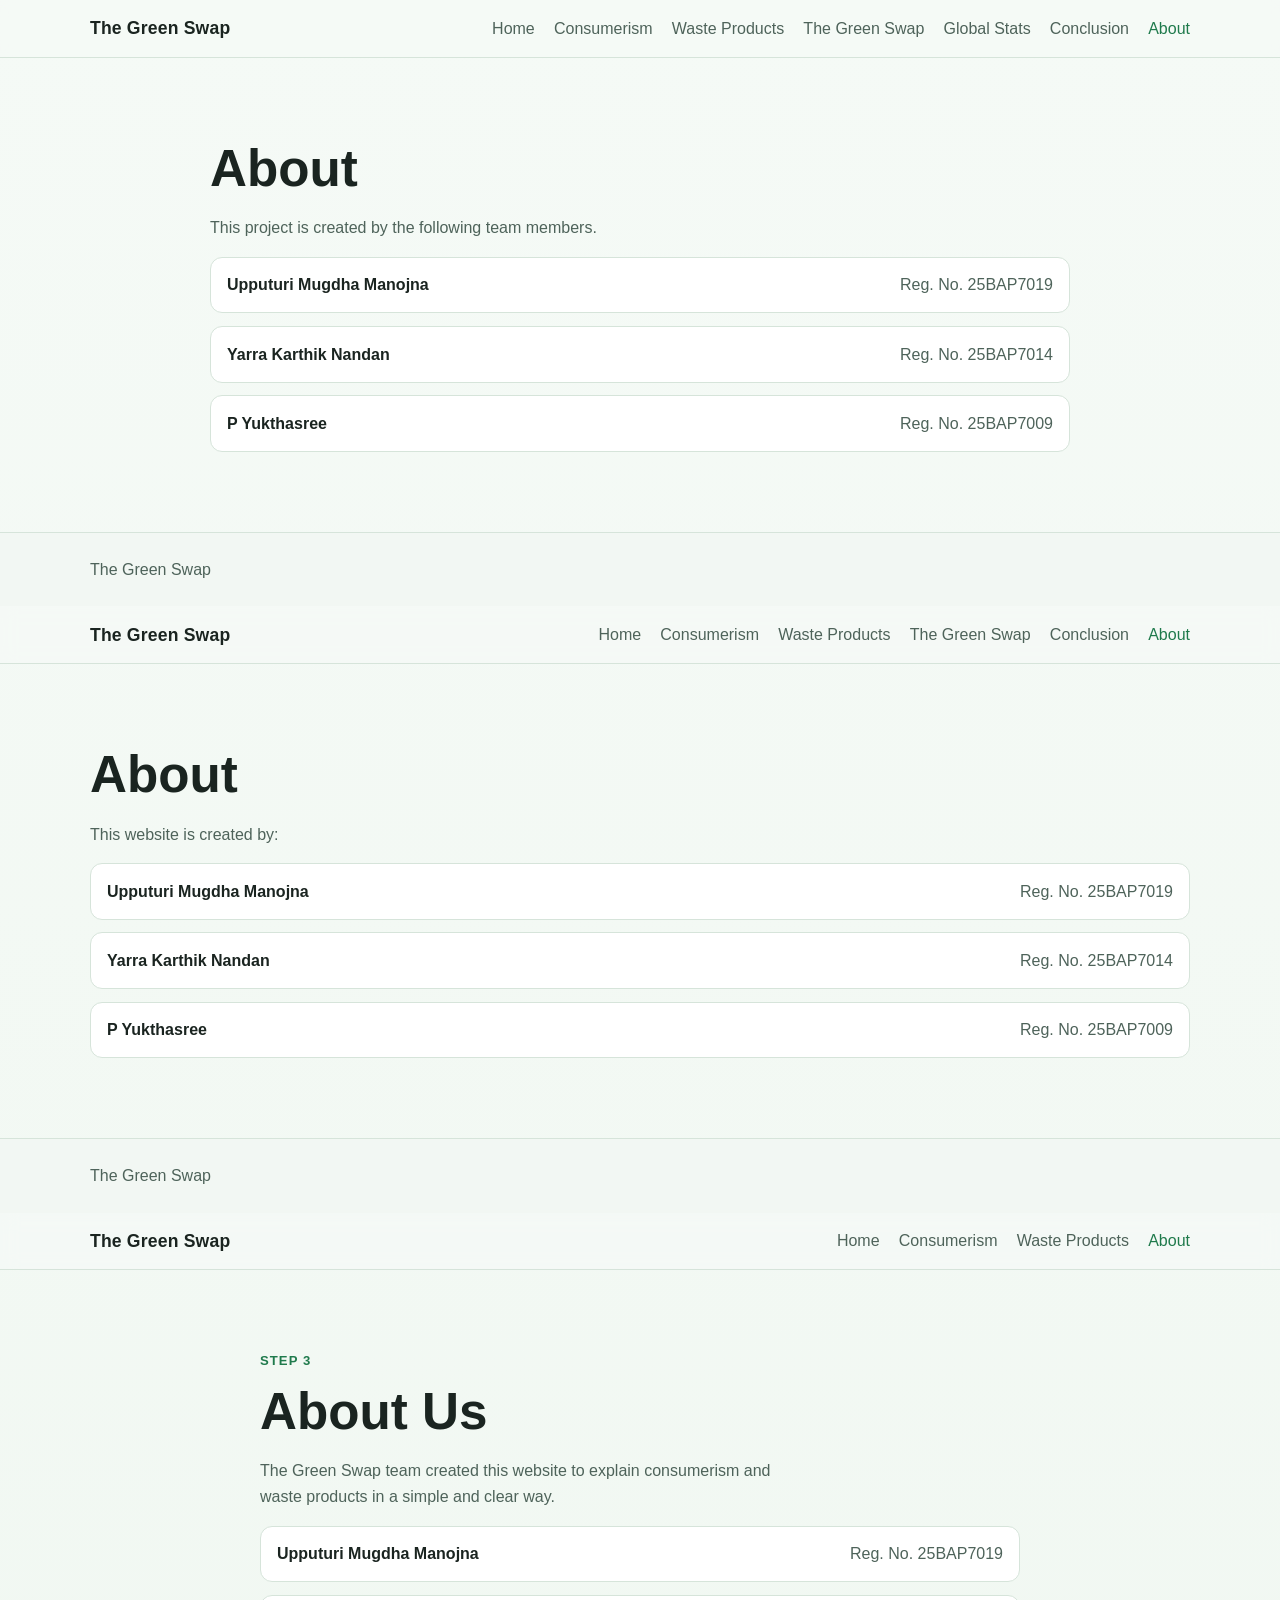
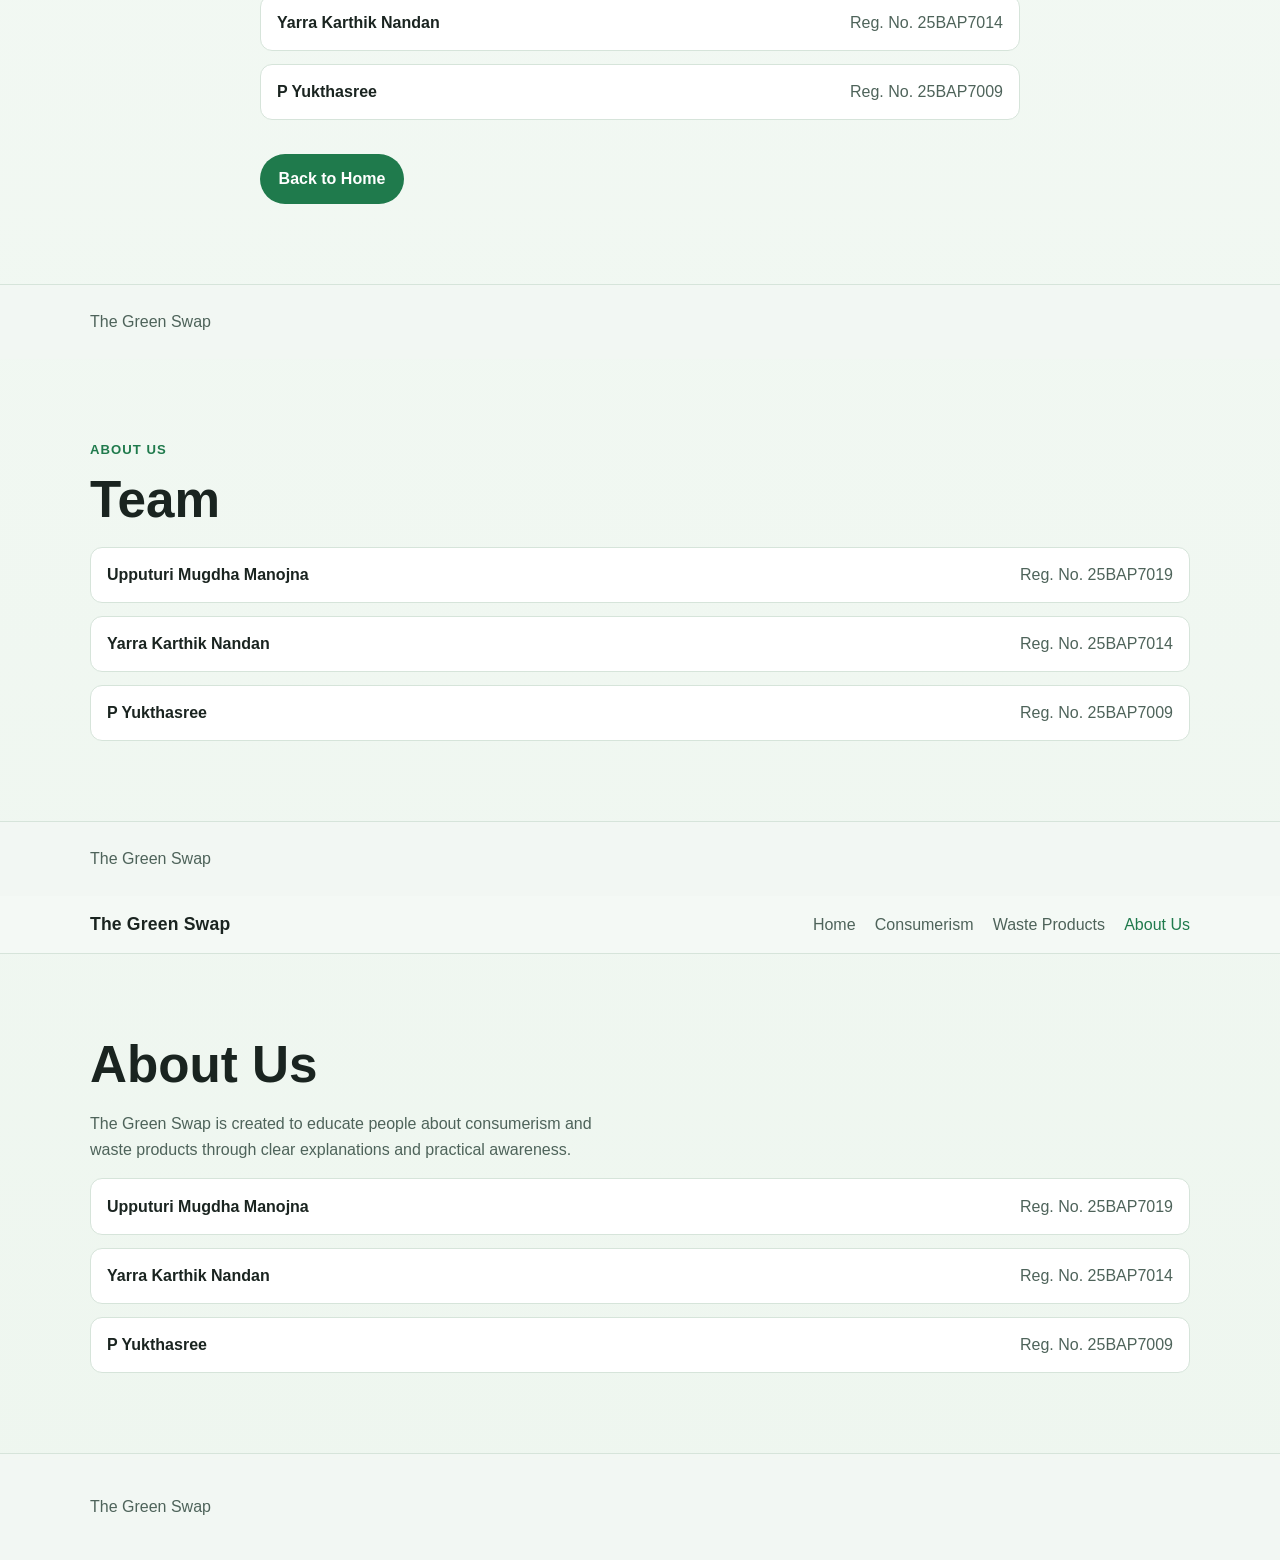
<file: about.html>
<!DOCTYPE html>
<html lang="en">
<head>
  <meta charset="UTF-8" />
  <meta name="viewport" content="width=device-width, initial-scale=1.0" />
  <title>About | The Green Swap</title>
  <link rel="stylesheet" href="styles.css" />
</head>
<body>
<header class="site-header">
  <div class="container nav-wrap">
    <a class="brand" href="index.html">The Green Swap</a>
    <nav class="main-nav" aria-label="Primary">
      <a href="index.html">Home</a>
      <a href="consumerism.html">Consumerism</a>
      <a href="waste-products.html">Waste Products</a>
      <a href="green-swap.html">The Green Swap</a>
      <a href="global-stats.html">Global Stats</a>
      <a href="conclusion.html">Conclusion</a>
      <a href="about.html" aria-current="page">About</a>
    </nav>
  </div>
</header>
<main class="section">
  <div class="container content-wrap">
    <h1>About</h1>
    <p class="lead">This project is created by the following team members.</p>
    <ul class="team-list">
      <li><strong>Upputuri Mugdha Manojna</strong><span>Reg. No. 25BAP7019</span></li>
      <li><strong>Yarra Karthik Nandan</strong><span>Reg. No. 25BAP7014</span></li>
      <li><strong>P Yukthasree</strong><span>Reg. No. 25BAP7009</span></li>
    </ul>
  </div>
</main>
<footer class="site-footer"><div class="container">The Green Swap</div></footer>
</body>
</html>
<!DOCTYPE html><html lang="en"><head><meta charset="UTF-8"/><meta name="viewport" content="width=device-width, initial-scale=1.0"/><title>About</title><link rel="stylesheet" href="styles.css"/></head><body>
<header class="site-header"><div class="container nav-wrap"><a class="brand" href="index.html">The Green Swap</a><nav class="main-nav" aria-label="Primary"><a href="index.html">Home</a><a href="consumerism.html">Consumerism</a><a href="waste-products.html">Waste Products</a><a href="green-swap.html">The Green Swap</a><a href="conclusion.html">Conclusion</a><a href="about.html" aria-current="page">About</a></nav></div></header>
<main class="section"><div class="container"><h1>About</h1><p class="lead">This website is created by:</p><ul class="team-list"><li><strong>Upputuri Mugdha Manojna</strong><span>Reg. No. 25BAP7019</span></li><li><strong>Yarra Karthik Nandan</strong><span>Reg. No. 25BAP7014</span></li><li><strong>P Yukthasree</strong><span>Reg. No. 25BAP7009</span></li></ul></div></main>
<footer class="site-footer"><div class="container">The Green Swap</div></footer></body></html>
<!DOCTYPE html>
<html lang="en">
<head><meta charset="UTF-8" /><meta name="viewport" content="width=device-width, initial-scale=1.0" /><title>About Us</title><link rel="stylesheet" href="styles.css" /></head>
<body>
<header class="site-header"><div class="container nav-wrap"><a class="brand" href="index.html">The Green Swap</a><nav class="main-nav" aria-label="Primary"><a href="index.html">Home</a><a href="consumerism.html">Consumerism</a><a href="waste-products.html">Waste Products</a><a href="about.html" aria-current="page">About</a></nav></div></header>
<main class="section"><div class="container narrow"><p class="kicker">Step 3</p><h1>About Us</h1><p class="lead">The Green Swap team created this website to explain consumerism and waste products in a simple and clear way.</p><ul class="team-list"><li><strong>Upputuri Mugdha Manojna</strong><span>Reg. No. 25BAP7019</span></li><li><strong>Yarra Karthik Nandan</strong><span>Reg. No. 25BAP7014</span></li><li><strong>P Yukthasree</strong><span>Reg. No. 25BAP7009</span></li></ul><div class="next-link"><a class="btn btn-outline" href="index.html">Back to Home</a></div></div></main>
<footer class="site-footer"><div class="container">The Green Swap</div></footer>
</body></html>
<main class="section"><div class="container"><p class="kicker">ABOUT US</p><h1>Team</h1><ul class="team-list"><li><strong>Upputuri Mugdha Manojna</strong><span>Reg. No. 25BAP7019</span></li><li><strong>Yarra Karthik Nandan</strong><span>Reg. No. 25BAP7014</span></li><li><strong>P Yukthasree</strong><span>Reg. No. 25BAP7009</span></li></ul></div></main>
<footer class="site-footer"><div class="container">The Green Swap</div></footer>
</body></html>
<head>
  <meta charset="UTF-8" />
  <meta name="viewport" content="width=device-width, initial-scale=1.0" />
  <title>About Us | The Green Swap</title>
  <link rel="stylesheet" href="styles.css" />
</head>
<body>
  <header class="site-header">
    <div class="container nav-wrap">
      <a class="brand" href="index.html">The Green Swap</a>
      <nav class="main-nav" aria-label="Primary navigation">
        <a href="index.html">Home</a>
        <a href="consumerism.html">Consumerism</a>
        <a href="waste-products.html">Waste Products</a>
        <a href="about.html" aria-current="page">About Us</a>
      </nav>
    </div>
  </header>

  <main class="section">
    <div class="container">
      <h1>About Us</h1>
      <p class="lead">The Green Swap is created to educate people about consumerism and waste products through clear explanations and practical awareness.</p>
      <ul class="team-list">
        <li><strong>Upputuri Mugdha Manojna</strong><span>Reg. No. 25BAP7019</span></li>
        <li><strong>Yarra Karthik Nandan</strong><span>Reg. No. 25BAP7014</span></li>
        <li><strong>P Yukthasree</strong><span>Reg. No. 25BAP7009</span></li>
      </ul>
    </div>
  </main>

  <footer class="site-footer"><div class="container"><p>The Green Swap</p></div></footer>
</body>
</html>
</file>
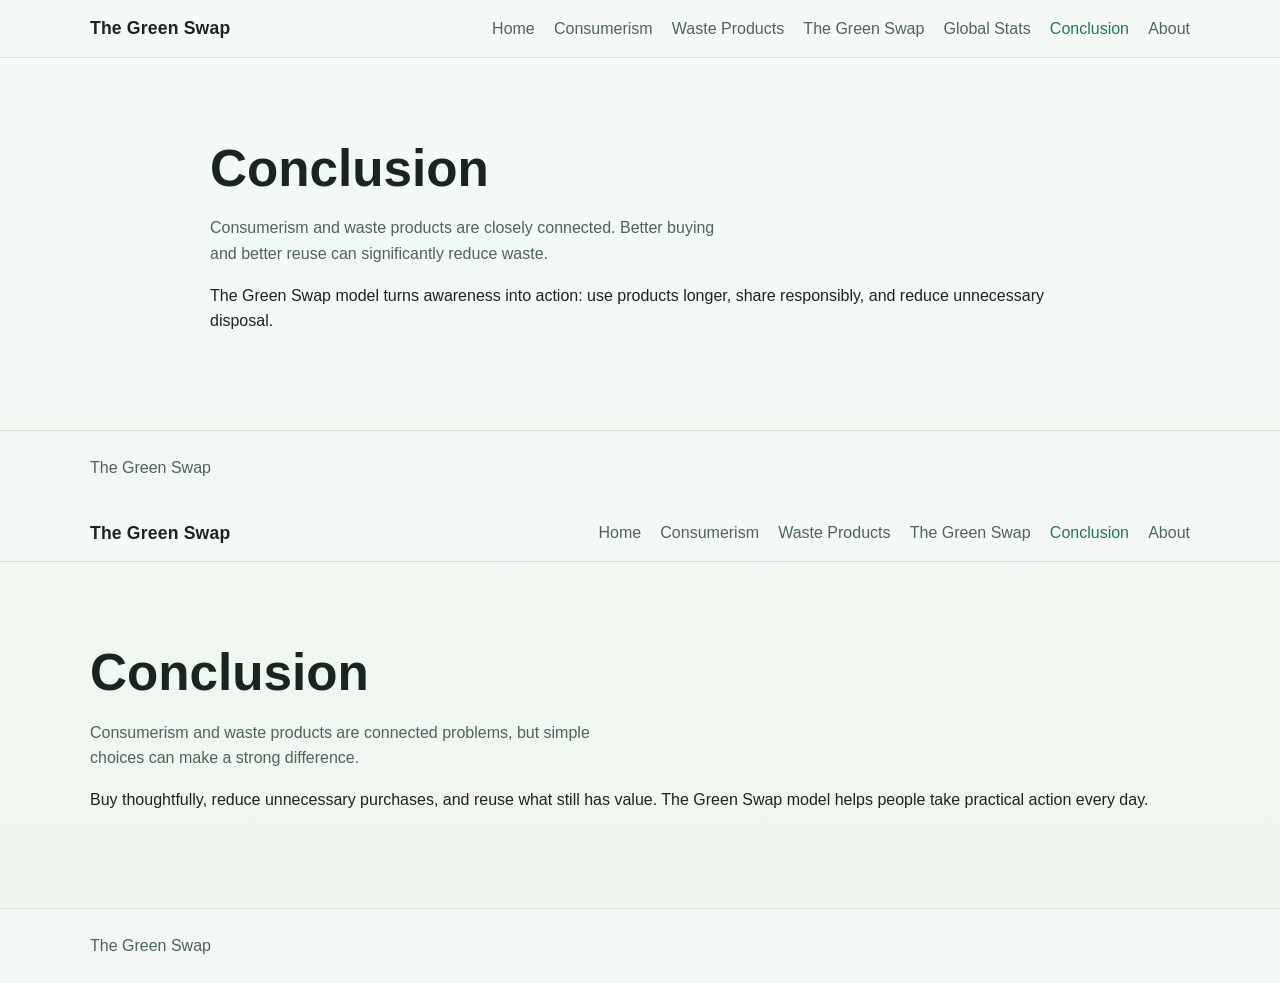
<file: conclusion.html>
<!DOCTYPE html>
<html lang="en">
<head>
  <meta charset="UTF-8" />
  <meta name="viewport" content="width=device-width, initial-scale=1.0" />
  <title>Conclusion | The Green Swap</title>
  <link rel="stylesheet" href="styles.css" />
</head>
<body>
<header class="site-header">
  <div class="container nav-wrap">
    <a class="brand" href="index.html">The Green Swap</a>
    <nav class="main-nav" aria-label="Primary">
      <a href="index.html">Home</a>
      <a href="consumerism.html">Consumerism</a>
      <a href="waste-products.html">Waste Products</a>
      <a href="green-swap.html">The Green Swap</a>
      <a href="global-stats.html">Global Stats</a>
      <a href="conclusion.html" aria-current="page">Conclusion</a>
      <a href="about.html">About</a>
    </nav>
  </div>
</header>
<main class="section">
  <div class="container content-wrap">
    <h1>Conclusion</h1>
    <p class="lead">Consumerism and waste products are closely connected. Better buying and better reuse can significantly reduce waste.</p>
    <p>The Green Swap model turns awareness into action: use products longer, share responsibly, and reduce unnecessary disposal.</p>
  </div>
</main>
<footer class="site-footer"><div class="container">The Green Swap</div></footer>
</body>
</html>
</html>
<!DOCTYPE html><html lang="en"><head><meta charset="UTF-8"/><meta name="viewport" content="width=device-width, initial-scale=1.0"/><title>Conclusion</title><link rel="stylesheet" href="styles.css"/></head><body>
<header class="site-header"><div class="container nav-wrap"><a class="brand" href="index.html">The Green Swap</a><nav class="main-nav" aria-label="Primary"><a href="index.html">Home</a><a href="consumerism.html">Consumerism</a><a href="waste-products.html">Waste Products</a><a href="green-swap.html">The Green Swap</a><a href="conclusion.html" aria-current="page">Conclusion</a><a href="about.html">About</a></nav></div></header>
<main class="section"><div class="container"><h1>Conclusion</h1><p class="lead">Consumerism and waste products are connected problems, but simple choices can make a strong difference.</p><p>Buy thoughtfully, reduce unnecessary purchases, and reuse what still has value. The Green Swap model helps people take practical action every day.</p></div></main>
<footer class="site-footer"><div class="container">The Green Swap</div></footer></body></html>
</file>
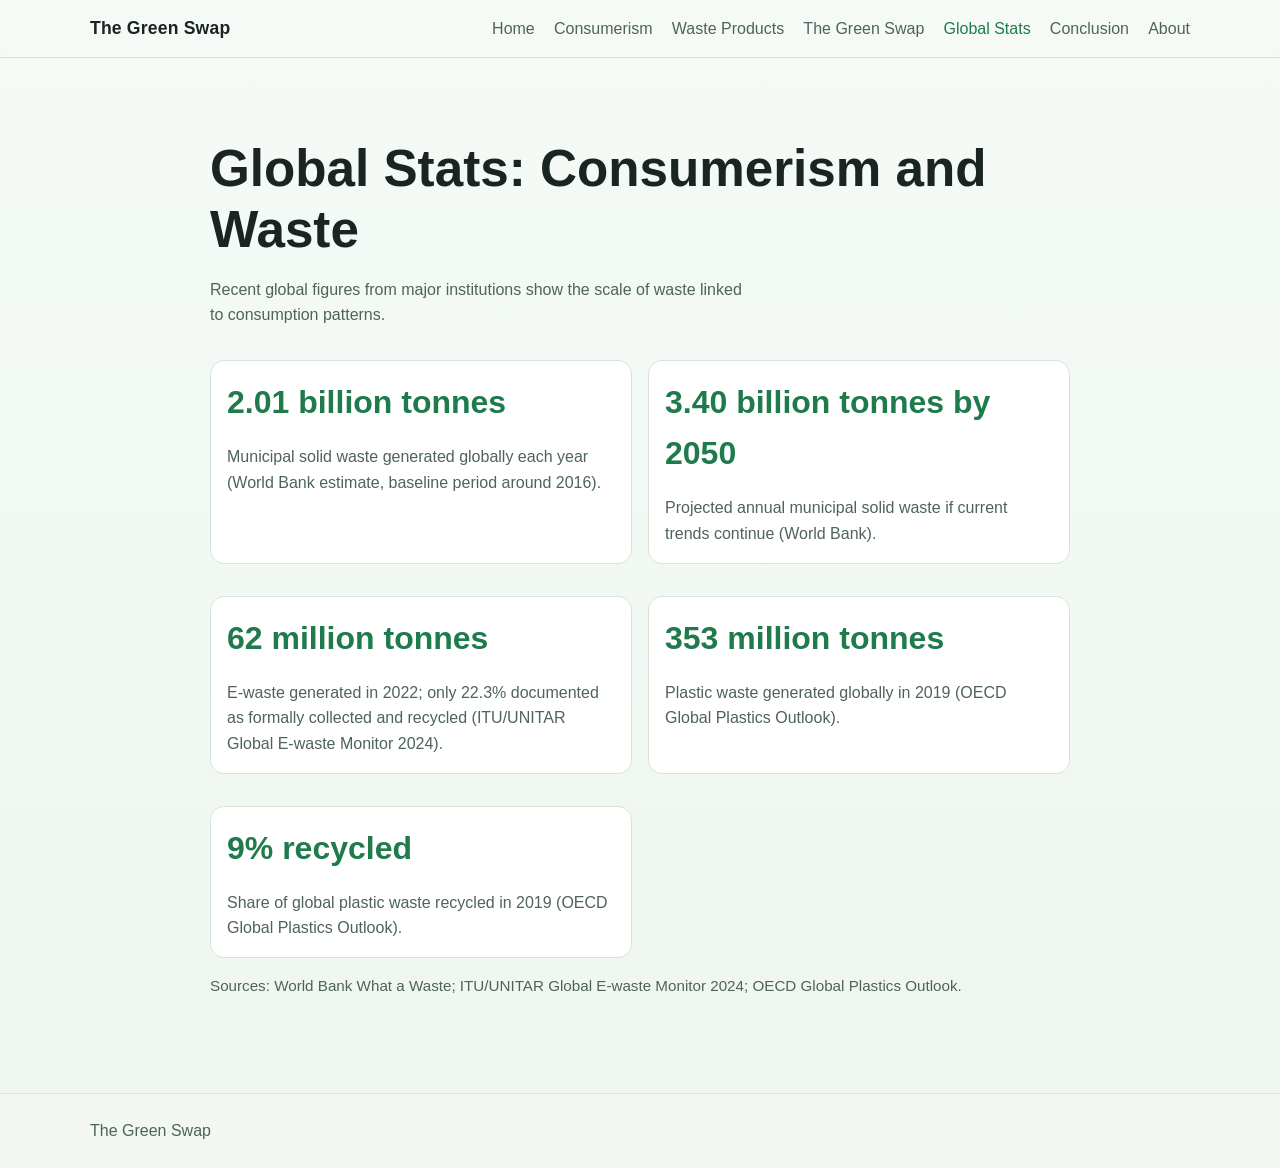
<file: global-stats.html>
<!DOCTYPE html>
<html lang="en">
<head>
  <meta charset="UTF-8" />
  <meta name="viewport" content="width=device-width, initial-scale=1.0" />
  <title>Global Stats | The Green Swap</title>
  <link rel="stylesheet" href="styles.css" />
</head>
<body>
<header class="site-header">
  <div class="container nav-wrap">
    <a class="brand" href="index.html">The Green Swap</a>
    <nav class="main-nav" aria-label="Primary">
      <a href="index.html">Home</a>
      <a href="consumerism.html">Consumerism</a>
      <a href="waste-products.html">Waste Products</a>
      <a href="green-swap.html">The Green Swap</a>
      <a href="global-stats.html" aria-current="page">Global Stats</a>
      <a href="conclusion.html">Conclusion</a>
      <a href="about.html">About</a>
    </nav>
  </div>
</header>
<main class="section">
  <div class="container content-wrap">
    <h1>Global Stats: Consumerism and Waste</h1>
    <p class="lead">Recent global figures from major institutions show the scale of waste linked to consumption patterns.</p>
    <div class="stats-grid">
      <article class="card"><h2>2.01 billion tonnes</h2><p>Municipal solid waste generated globally each year (World Bank estimate, baseline period around 2016).</p></article>
      <article class="card"><h2>3.40 billion tonnes by 2050</h2><p>Projected annual municipal solid waste if current trends continue (World Bank).</p></article>
      <article class="card"><h2>62 million tonnes</h2><p>E-waste generated in 2022; only 22.3% documented as formally collected and recycled (ITU/UNITAR Global E-waste Monitor 2024).</p></article>
      <article class="card"><h2>353 million tonnes</h2><p>Plastic waste generated globally in 2019 (OECD Global Plastics Outlook).</p></article>
      <article class="card"><h2>9% recycled</h2><p>Share of global plastic waste recycled in 2019 (OECD Global Plastics Outlook).</p></article>
    </div>
    <p class="source-note">Sources: World Bank What a Waste; ITU/UNITAR Global E-waste Monitor 2024; OECD Global Plastics Outlook.</p>
  </div>
</main>
<footer class="site-footer"><div class="container">The Green Swap</div></footer>
</body>
</html>
</file>
<file: styles.css>
:root{--bg:#f5f8f5;--text:#1d2821;--muted:#52665b;--primary:#1f7a4c;--line:#d6e4db;--card:#fff}
*{box-sizing:border-box}body{margin:0;font-family:Inter,Segoe UI,Arial,sans-serif;background:var(--bg);color:var(--text);line-height:1.65}
.container{width:min(1100px,92%);margin:0 auto}.section{padding:3.5rem 0}
.site-header{position:sticky;top:0;background:#f5f8f5f2;border-bottom:1px solid var(--line)}
.nav-wrap{display:flex;justify-content:space-between;align-items:center;gap:1rem;padding:1rem 0}.brand{text-decoration:none;color:var(--text);font-weight:800}
.main-nav{display:flex;flex-wrap:wrap;gap:.85rem}.main-nav a{text-decoration:none;color:var(--muted);font-weight:600}.main-nav a[aria-current="page"],.main-nav a:hover{color:var(--primary)}
.content-wrap{max-width:860px}.hero-img{width:100%;margin-top:1rem;border:1px solid var(--line);border-radius:14px;max-height:420px;object-fit:cover}
h1{font-size:clamp(2rem,5vw,2.8rem);margin:0 0 .7rem}h2{margin:1.2rem 0 .5rem}.lead{color:var(--muted)}
ul{padding-left:1.2rem}
.stats-grid{display:grid;grid-template-columns:repeat(2,minmax(0,1fr));gap:1rem;margin-top:1rem}.card{background:var(--card);border:1px solid var(--line);border-radius:12px;padding:1rem}.card h2{margin-top:0;color:var(--primary)}
.team-list{list-style:none;padding:0;margin:1rem 0 0;display:grid;gap:.8rem}.team-list li{background:var(--card);border:1px solid var(--line);border-radius:12px;padding:.9rem 1rem;display:flex;justify-content:space-between;flex-wrap:wrap;gap:.7rem}
.source-note{font-size:.95rem;color:var(--muted);margin-top:1rem}.site-footer{padding:1.2rem 0;border-top:1px solid var(--line);color:var(--muted)}
@media (max-width:900px){.stats-grid{grid-template-columns:1fr}}
:root{--bg:#f4f8f5;--text:#1a241f;--muted:#51645a;--primary:#1f7a4c;--line:#d6e4db;--white:#fff}
*{box-sizing:border-box}body{margin:0;font-family:Inter,Segoe UI,Arial,sans-serif;background:var(--bg);color:var(--text);line-height:1.6}
.container{width:min(1100px,92%);margin:0 auto}.section{padding:4rem 0}
.site-header{position:sticky;top:0;background:#f4f8f5f0;border-bottom:1px solid var(--line)}
.nav-wrap{display:flex;justify-content:space-between;align-items:center;gap:1rem;padding:1rem 0}.brand{text-decoration:none;color:var(--text);font-weight:800}
.main-nav{display:flex;flex-wrap:wrap;gap:.9rem}.main-nav a{text-decoration:none;color:var(--muted);font-weight:600}.main-nav a[aria-current="page"],.main-nav a:hover{color:var(--primary)}
.two-col{display:grid;grid-template-columns:1fr 1fr;gap:2rem;align-items:center}.hero-img{width:100%;height:min(400px,55vw);object-fit:cover;border-radius:14px;border:1px solid var(--line)}
h1{margin:0 0 .8rem;font-size:clamp(2rem,5vw,2.9rem)}.lead{color:var(--muted)}
.btn{display:inline-block;margin-top:.8rem;background:var(--primary);color:#fff;text-decoration:none;padding:.7rem 1rem;border-radius:999px;font-weight:700}.btn-outline{background:transparent;border:1px solid var(--primary);color:var(--primary)}
.team-list{list-style:none;padding:0;margin:1rem 0 0;display:grid;gap:.8rem}.team-list li{background:var(--white);border:1px solid var(--line);padding:.9rem 1rem;border-radius:12px;display:flex;justify-content:space-between;gap:1rem;flex-wrap:wrap}
.site-footer{padding:1.2rem 0;border-top:1px solid var(--line);color:var(--muted)}
@media (max-width:900px){.two-col{grid-template-columns:1fr}}
:root{--bg:#f4f8f4;--text:#1a261f;--muted:#4f6358;--primary:#1f7a4c;--line:#d5e3da;--white:#fff}
*{box-sizing:border-box}body{margin:0;font-family:Inter,Segoe UI,Arial,sans-serif;background:var(--bg);color:var(--text);line-height:1.6}
.container{width:min(1080px,92%);margin:0 auto}.narrow{max-width:760px}
.site-header{position:sticky;top:0;background:#f4f8f4f2;border-bottom:1px solid var(--line)}
.nav-wrap{display:flex;justify-content:space-between;align-items:center;padding:1rem 0;gap:1rem}.brand{text-decoration:none;color:var(--text);font-weight:800}
.main-nav{display:flex;gap:1rem;flex-wrap:wrap}.main-nav a{text-decoration:none;color:var(--muted);font-weight:600}.main-nav a[aria-current="page"],.main-nav a:hover{color:var(--primary)}
.section{padding:4rem 0}.hero{padding-top:5rem}.alt{background:#eaf2ec}
.kicker{text-transform:uppercase;letter-spacing:.08em;color:var(--primary);font-weight:700;font-size:.82rem;margin:0 0 .4rem}h1{margin:.2rem 0 1rem;font-size:clamp(2rem,5vw,2.8rem);line-height:1.2}.lead{color:var(--muted)}
.flow-links{display:flex;gap:.8rem;flex-wrap:wrap;margin-top:1.2rem}.flow-list{padding-left:1.2rem}
.btn{display:inline-block;background:var(--primary);color:#fff;text-decoration:none;padding:.68rem 1rem;border-radius:999px;font-weight:700}.btn-outline{background:transparent;border:1px solid var(--primary);color:var(--primary)}
.grid-3{display:grid;grid-template-columns:repeat(3,minmax(0,1fr));gap:1rem}.card{margin-top:1rem;background:var(--white);border:1px solid var(--line);border-radius:12px;padding:1rem}
.team-list{list-style:none;padding:0;margin:1rem 0 0;display:grid;gap:.8rem}.team-list li{background:var(--white);border:1px solid var(--line);border-radius:12px;padding:.9rem 1rem;display:flex;justify-content:space-between;gap:1rem;flex-wrap:wrap}
.next-link{margin-top:1.1rem}.site-footer{padding:1.3rem 0;border-top:1px solid var(--line);color:var(--muted)}
@media (max-width:900px){.grid-3{grid-template-columns:1fr}}
:root{--bg:#f4f8f4;--text:#18261f;--muted:#486357;--primary:#1f7a4c;--line:#cfe0d5;--white:#fff}
*{box-sizing:border-box}body{margin:0;font-family:Inter,Segoe UI,Arial,sans-serif;background:var(--bg);color:var(--text);line-height:1.6}
.container{width:min(1120px,92%);margin:0 auto}
.site-header{position:sticky;top:0;background:#f4f8f4f2;border-bottom:1px solid var(--line);backdrop-filter:blur(8px)}
.nav-wrap{display:flex;justify-content:space-between;align-items:center;padding:1rem 0;gap:1rem}.brand{text-decoration:none;color:var(--text);font-weight:800}
.main-nav{display:flex;gap:1rem;flex-wrap:wrap}.main-nav a{text-decoration:none;color:var(--muted);font-weight:600}.main-nav a[aria-current="page"],.main-nav a:hover{color:var(--primary)}
.section{padding:4.5rem 0}.alt{background:#e9f2eb}
.two-col{display:grid;grid-template-columns:1.1fr .9fr;gap:2rem;align-items:center}
.kicker{text-transform:uppercase;letter-spacing:.08em;color:var(--primary);font-weight:700;font-size:.82rem;margin:0 0 .6rem}
h1{font-size:clamp(2rem,5vw,3rem);line-height:1.18;margin:0}.lead{color:var(--muted);max-width:60ch}
.hero-img{width:100%;height:min(420px,60vw);object-fit:cover;border-radius:18px;border:1px solid var(--line)}
.btn{display:inline-block;margin-top:1rem;background:var(--primary);color:#fff;text-decoration:none;padding:.7rem 1.1rem;border-radius:999px;font-weight:700}
.grid-3{display:grid;grid-template-columns:repeat(3,minmax(0,1fr));gap:1rem}.card{background:var(--white);border:1px solid var(--line);border-radius:14px;padding:1rem}
.team-list{list-style:none;padding:0;margin:1rem 0 0;display:grid;gap:.8rem}.team-list li{background:#fff;border:1px solid var(--line);border-radius:12px;padding:1rem;display:flex;justify-content:space-between;gap:1rem;flex-wrap:wrap}
.site-footer{padding:1.4rem 0;border-top:1px solid var(--line);color:var(--muted)}
@media (max-width:900px){.two-col,.grid-3{grid-template-columns:1fr}}
:root {
  --bg: #f4f8f5;
  --surface: #ffffff;
  --surface-alt: #eaf3ec;
  --text: #1a2420;
  --muted: #4e635a;
  --line: #d6e4da;
  --primary: #1f7a4c;
  --primary-dark: #175f3b;
  --shadow: 0 14px 30px rgba(15, 38, 26, 0.08);
}

* { box-sizing: border-box; }

html { scroll-behavior: smooth; }

body {
  margin: 0;
  font-family: Inter, "Segoe UI", Roboto, Arial, sans-serif;
  color: var(--text);
  background: linear-gradient(180deg, #f5faf6 0%, #eef6ef 100%);
  line-height: 1.6;
}

.container {
  width: min(1100px, 92%);
  margin: 0 auto;
}

.site-header {
  position: sticky;
  top: 0;
  backdrop-filter: blur(8px);
  background: rgba(245, 250, 246, 0.85);
  border-bottom: 1px solid var(--line);
  z-index: 10;
}

.nav-wrap {
  display: flex;
  justify-content: space-between;
  align-items: center;
  padding: 0.9rem 0;
}

.brand {
  text-decoration: none;
  color: var(--text);
  font-weight: 700;
  font-size: 1.1rem;
  letter-spacing: 0.01em;
}

.main-nav {
  display: flex;
  gap: 1.2rem;
}

.main-nav a {
  color: var(--muted);
  text-decoration: none;
  font-weight: 500;
}

.main-nav a:hover,
.main-nav a:focus-visible {
  color: var(--primary);
}

.section { padding: 5rem 0; }
.section-alt { background: var(--surface-alt); }

.hero-grid {
  display: grid;
  grid-template-columns: 1.2fr 0.8fr;
  gap: 2rem;
  align-items: start;
}

.eyebrow {
  color: var(--primary);
  font-weight: 600;
  text-transform: uppercase;
  letter-spacing: 0.08em;
  margin-bottom: 0.8rem;
  font-size: 0.8rem;
}

h1 {
  margin: 0;
  font-size: clamp(2rem, 5vw, 3.2rem);
  line-height: 1.2;
}

h2 { font-size: clamp(1.5rem, 4vw, 2rem); margin-top: 0; }

.lead {
  margin-top: 1rem;
  color: var(--muted);
  max-width: 60ch;
}

.hero-actions {
  margin-top: 1.7rem;
  display: flex;
  gap: 0.8rem;
  flex-wrap: wrap;
}

.btn {
  border-radius: 999px;
  text-decoration: none;
  padding: 0.7rem 1.1rem;
  font-weight: 600;
  border: 1px solid transparent;
}

.btn-primary {
  color: #fff;
  background: var(--primary);
}

.btn-primary:hover,
.btn-primary:focus-visible { background: var(--primary-dark); }

.btn-secondary {
  color: var(--primary);
  border-color: var(--primary);
  background: transparent;
}

.stat-panel {
  background: var(--surface);
  border: 1px solid var(--line);
  border-radius: 16px;
  padding: 1.5rem;
  box-shadow: var(--shadow);
}

.stat-panel h2 {
  font-size: 1.2rem;
  margin-bottom: 1rem;
}

.stat-panel dl {
  margin: 0;
  display: grid;
  gap: 1rem;
}

.stat-panel dt { font-weight: 700; margin-bottom: 0.25rem; }
.stat-panel dd { margin: 0; color: var(--muted); }

.cards {
  display: grid;
  grid-template-columns: repeat(3, minmax(0, 1fr));
  gap: 1rem;
}

.card {
  background: var(--surface);
  border: 1px solid var(--line);
  border-radius: 14px;
  padding: 1rem;
}

.card h3 { margin-top: 0; font-size: 1.05rem; }
.card p { color: var(--muted); margin-bottom: 0; }

.about-intro { color: var(--muted); }

.team-list {
  list-style: none;
  padding: 0;
  margin: 1rem 0 0;
  display: grid;
  gap: 0.8rem;
}

.team-list li {
  display: flex;
  flex-wrap: wrap;
  justify-content: space-between;
  gap: 0.4rem 1rem;
  padding: 0.9rem 1rem;
  border: 1px solid var(--line);
  border-radius: 12px;
  background: var(--surface);
}

.team-list span { color: var(--muted); }

.site-footer {
  border-top: 1px solid var(--line);
  padding: 1.5rem 0;
  color: var(--muted);
  background: #f2f7f3;
}

@media (max-width: 900px) {
  .hero-grid,
  .cards { grid-template-columns: 1fr; }

  .main-nav { display: none; }

  .section { padding: 4rem 0; }
}
</file>
